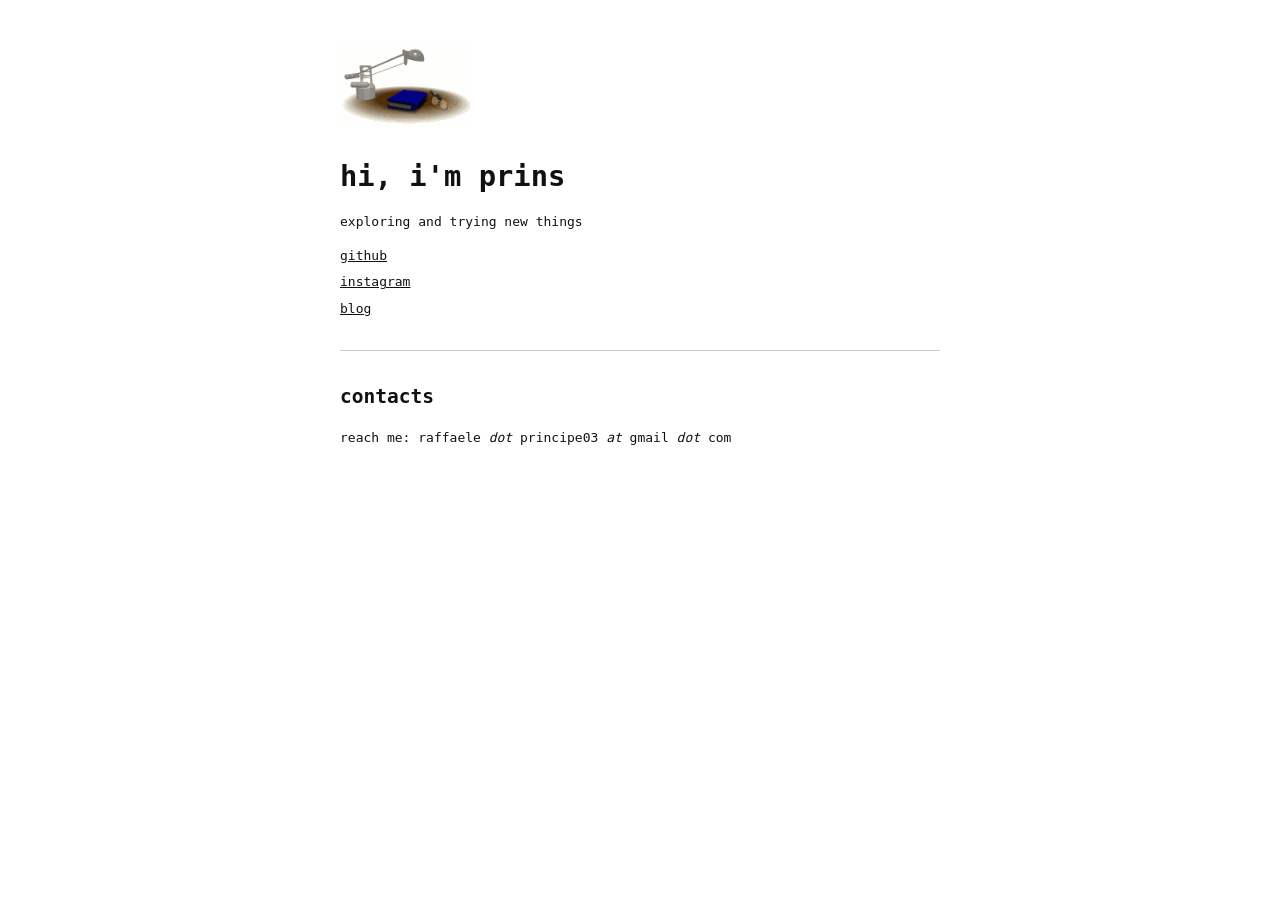
<file: index.html>
<!DOCTYPE html>
<html lang="it">
<head>
  <meta charset="UTF-8">
  <meta name="viewport" content="width=device-width, initial-scale=1.0">
  <title>My site</title>
  <link rel="stylesheet" href="style.css">
</head>
<body class="home">

  <div class="container">

    <img src="img/gif.gif" alt="lamp" width="130">

    <h1>hi, i'm prins</h1>

    <p>exploring and trying new things</p>

    <ul>
      <li><a href="https://github.com/prinsjpg">github</a></li>
      <li><a href="https://instagram.com/whenseasonsend">instagram</a></li>
      <li><a href="blog.html">blog</a></li>
    </ul>

    <hr>

    <h2>contacts</h2>
    <p>reach me: raffaele <em>dot</em> principe03 <em>at</em> gmail <em>dot</em> com</p>

  </div>

</body>
</html>
</file>
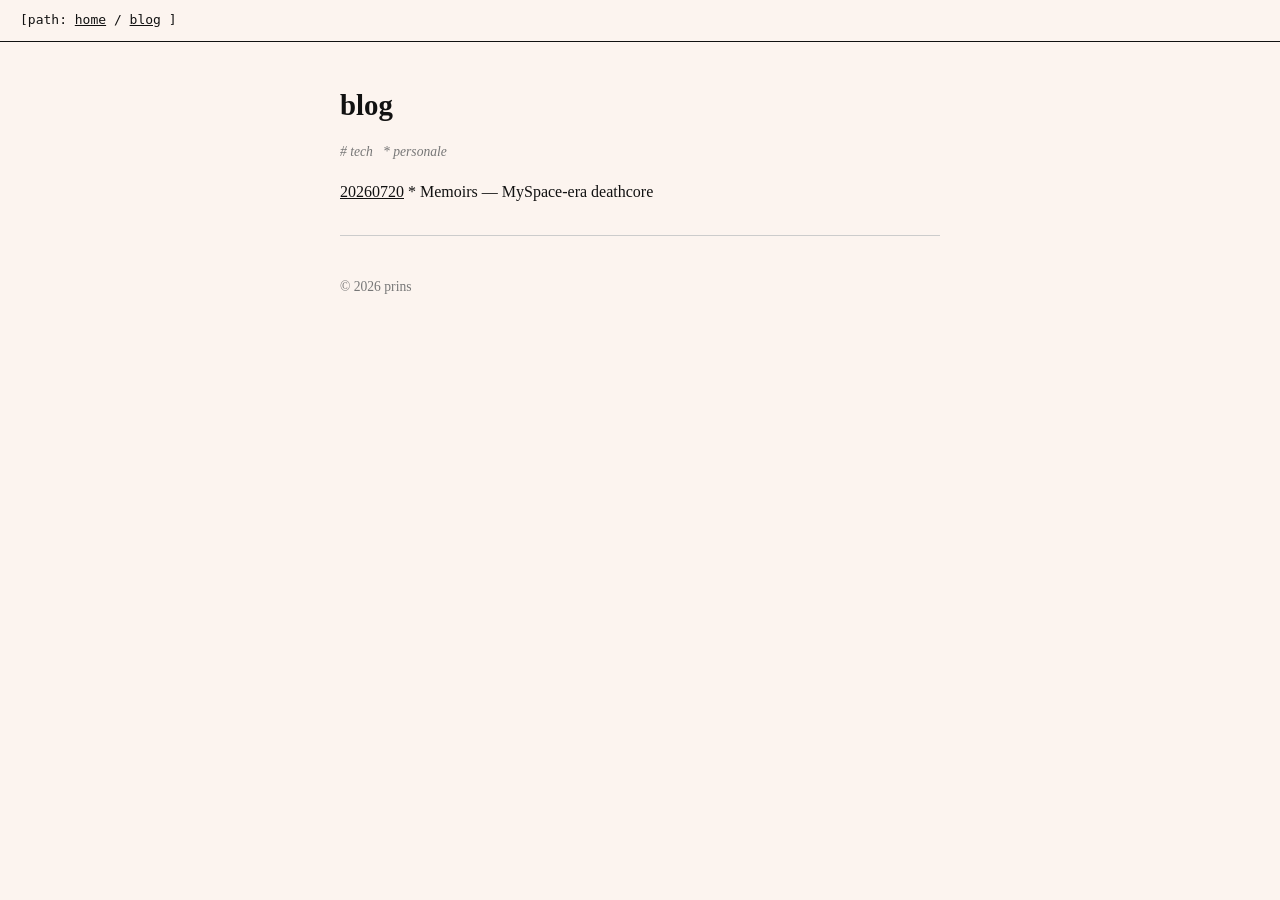
<file: blog.html>
<!DOCTYPE html>
<html lang="it">
<head>
  <meta charset="UTF-8">
  <meta name="viewport" content="width=device-width, initial-scale=1.0">
  <title>blog &mdash; prins</title>
  <link rel="stylesheet" href="style.css">
</head>
<body>

  <p class="pathbar">[path: <a href="index.html">home</a> / <a href="blog.html">blog</a> ]</p>

  <div class="container">

    <h1>blog</h1>

    <p class="legenda"><em># tech &nbsp; * personale</em></p>

    <ul>
      <!-- ogni post: la DATA (AAAAMMGG) fa da link, poi il simbolo, poi il titolo -->
      <!-- temporaneamente nascosto: <li><a href="lte.html">20260728</a> # Smontare LTE su tre PC</li> -->
      <li><a href="memoirs.html">20260720</a> * Memoirs &mdash; MySpace-era deathcore</li>
    </ul>

    <hr>

    <footer>
      <p>&copy; 2026 prins</p>
    </footer>

  </div>

</body>
</html>
</file>
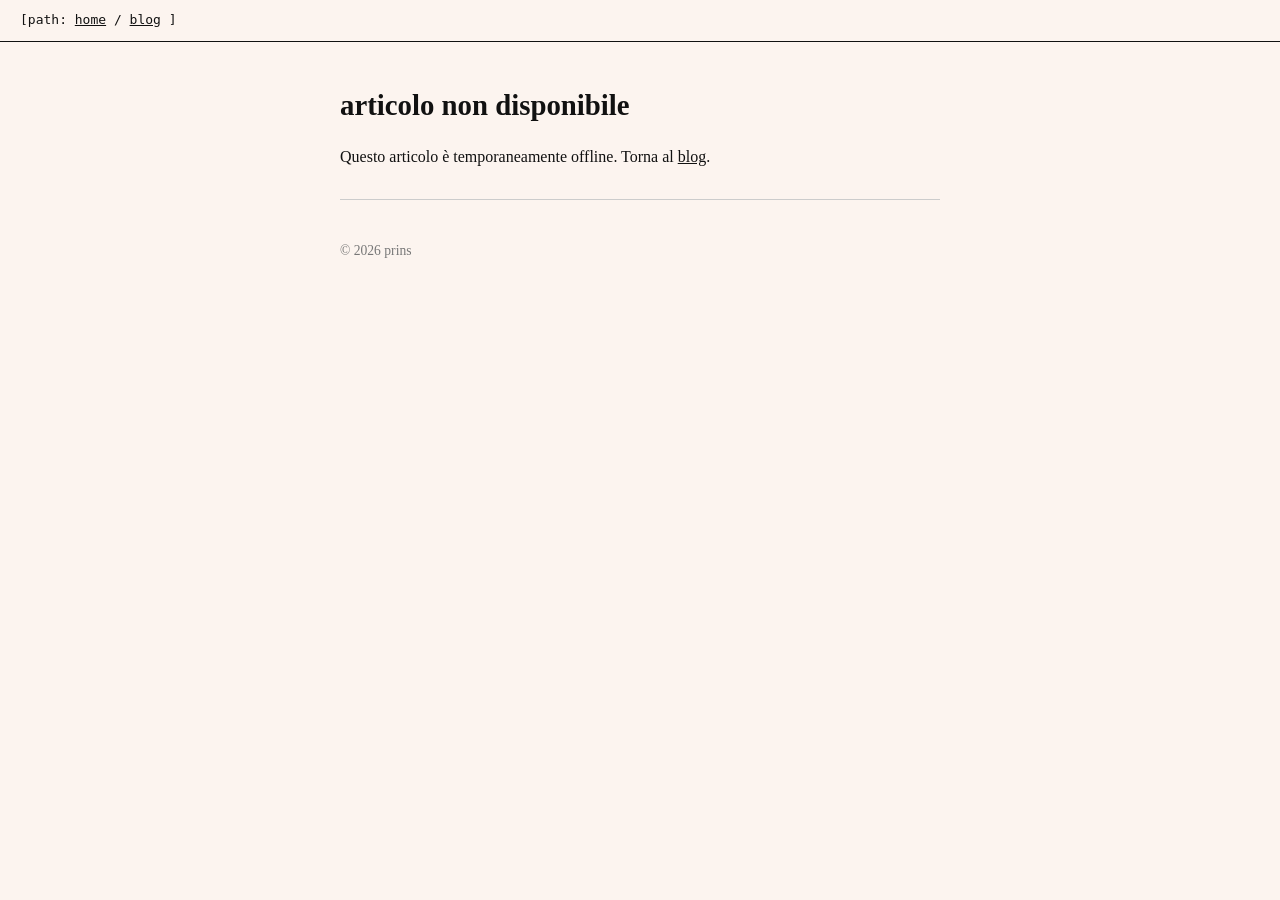
<file: lte.html>
<!DOCTYPE html>
<html lang="it">
<head>
  <meta charset="UTF-8">
  <meta name="viewport" content="width=device-width, initial-scale=1.0">
  <meta name="robots" content="noindex">
  <title>non disponibile &mdash; prins</title>
  <link rel="stylesheet" href="style.css">
</head>
<body>

  <p class="pathbar">[path: <a href="index.html">home</a> / <a href="blog.html">blog</a> ]</p>

  <div class="container">

    <h1>articolo non disponibile</h1>

    <p>Questo articolo è temporaneamente offline. Torna al <a href="blog.html">blog</a>.</p>

    <hr>

    <footer>
      <p>&copy; 2026 prins</p>
    </footer>

  </div>

</body>
</html>
</file>
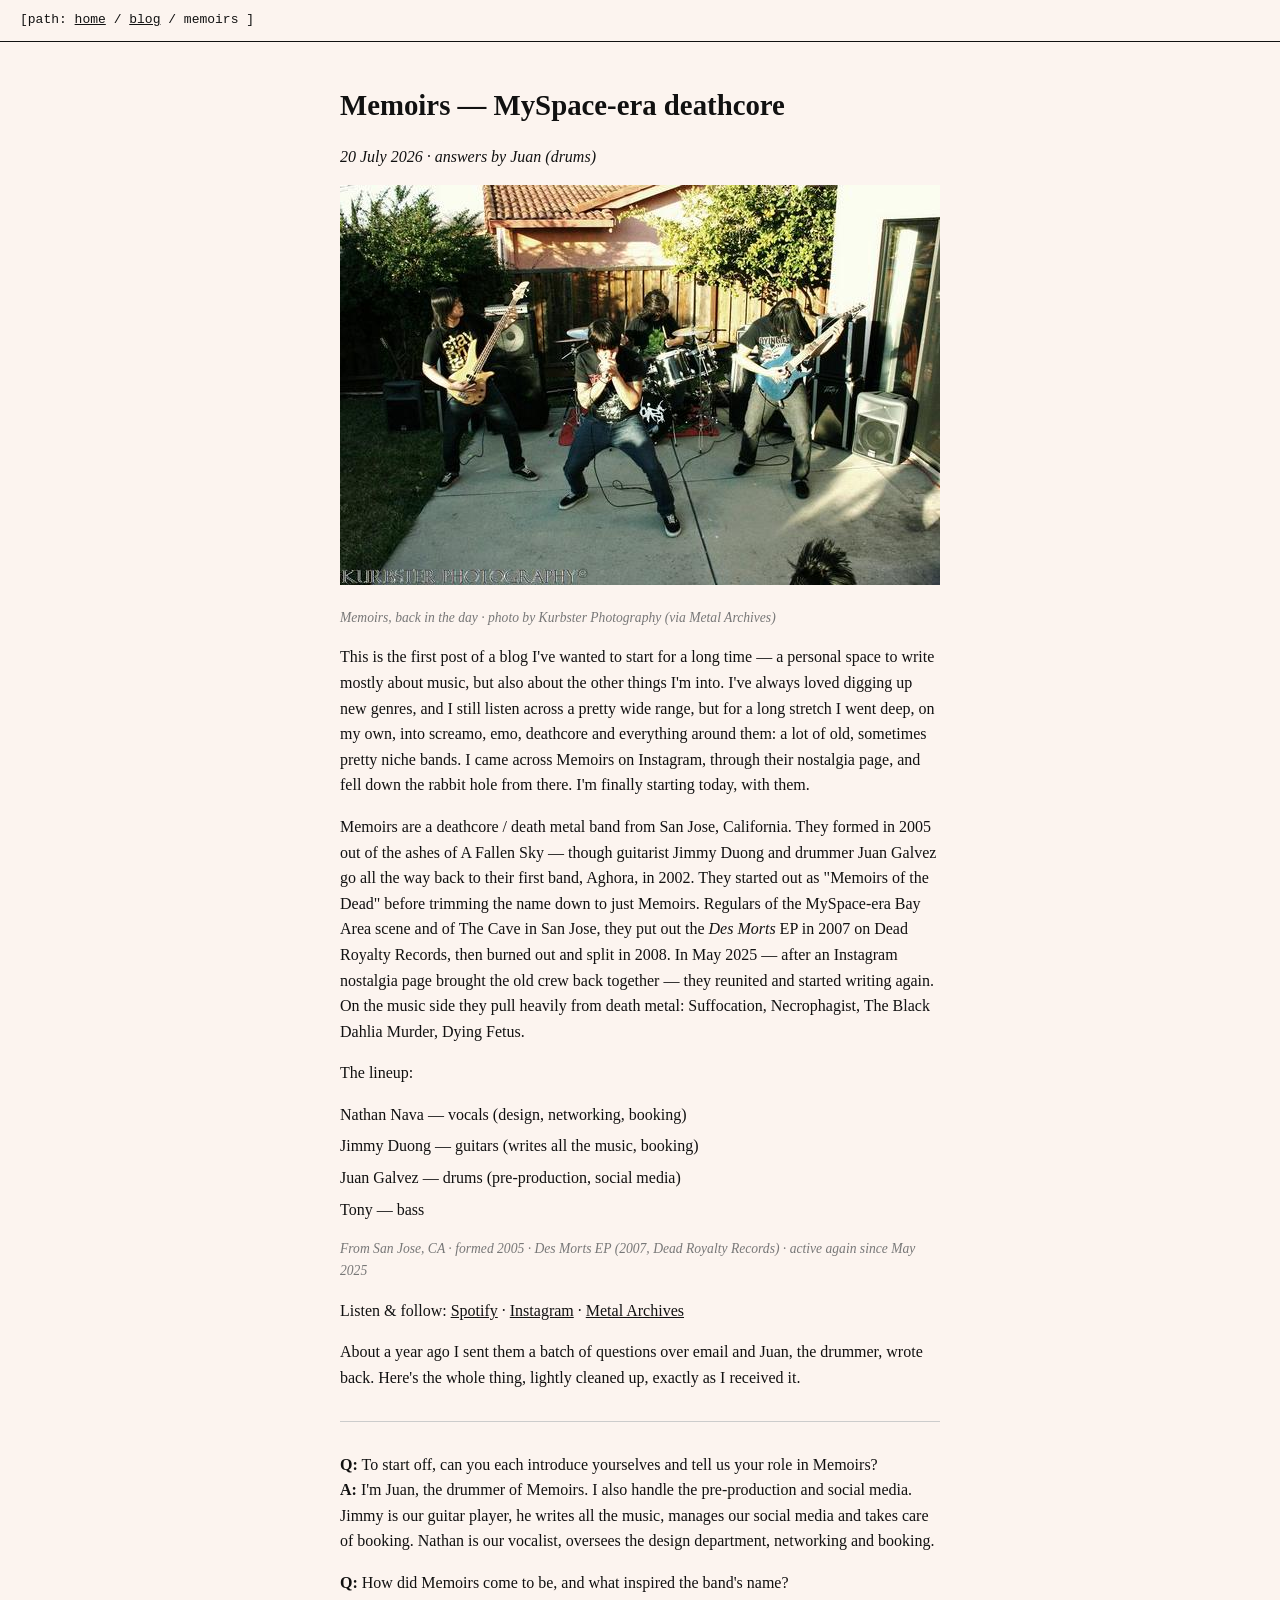
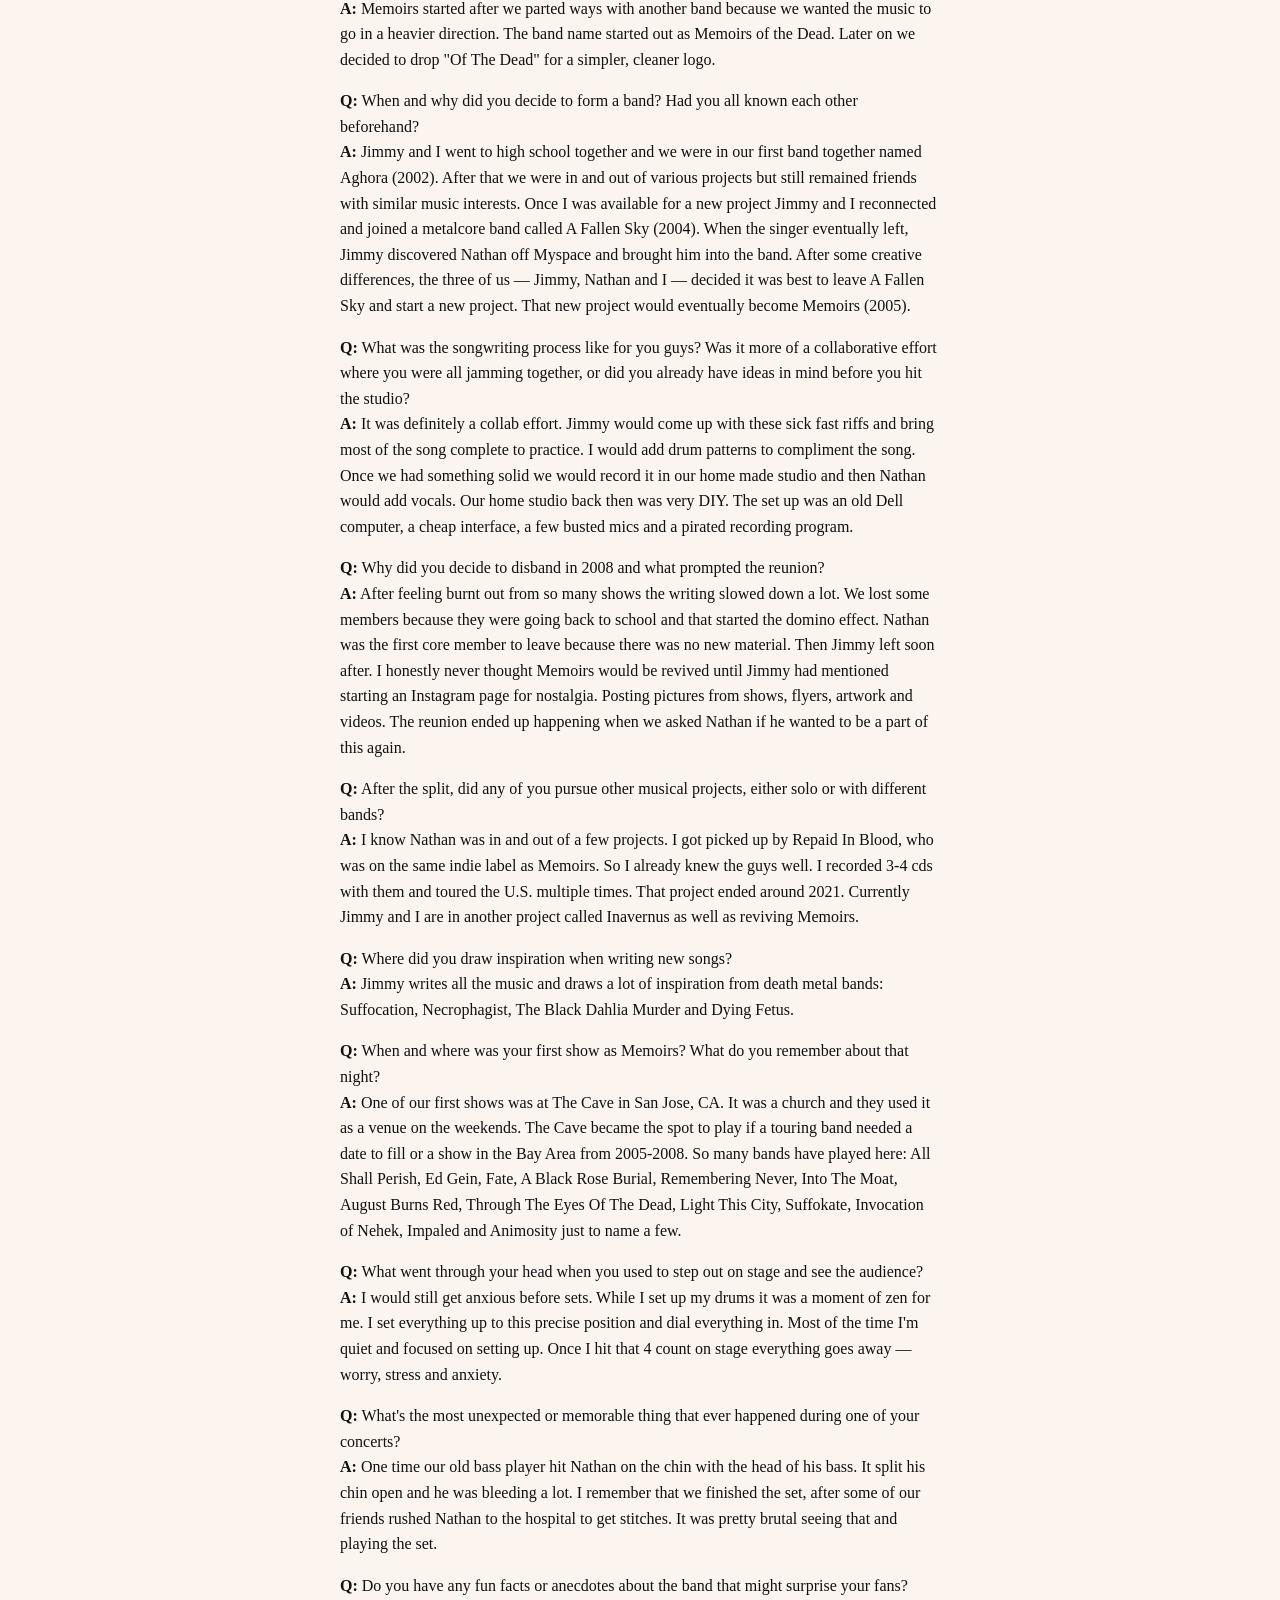
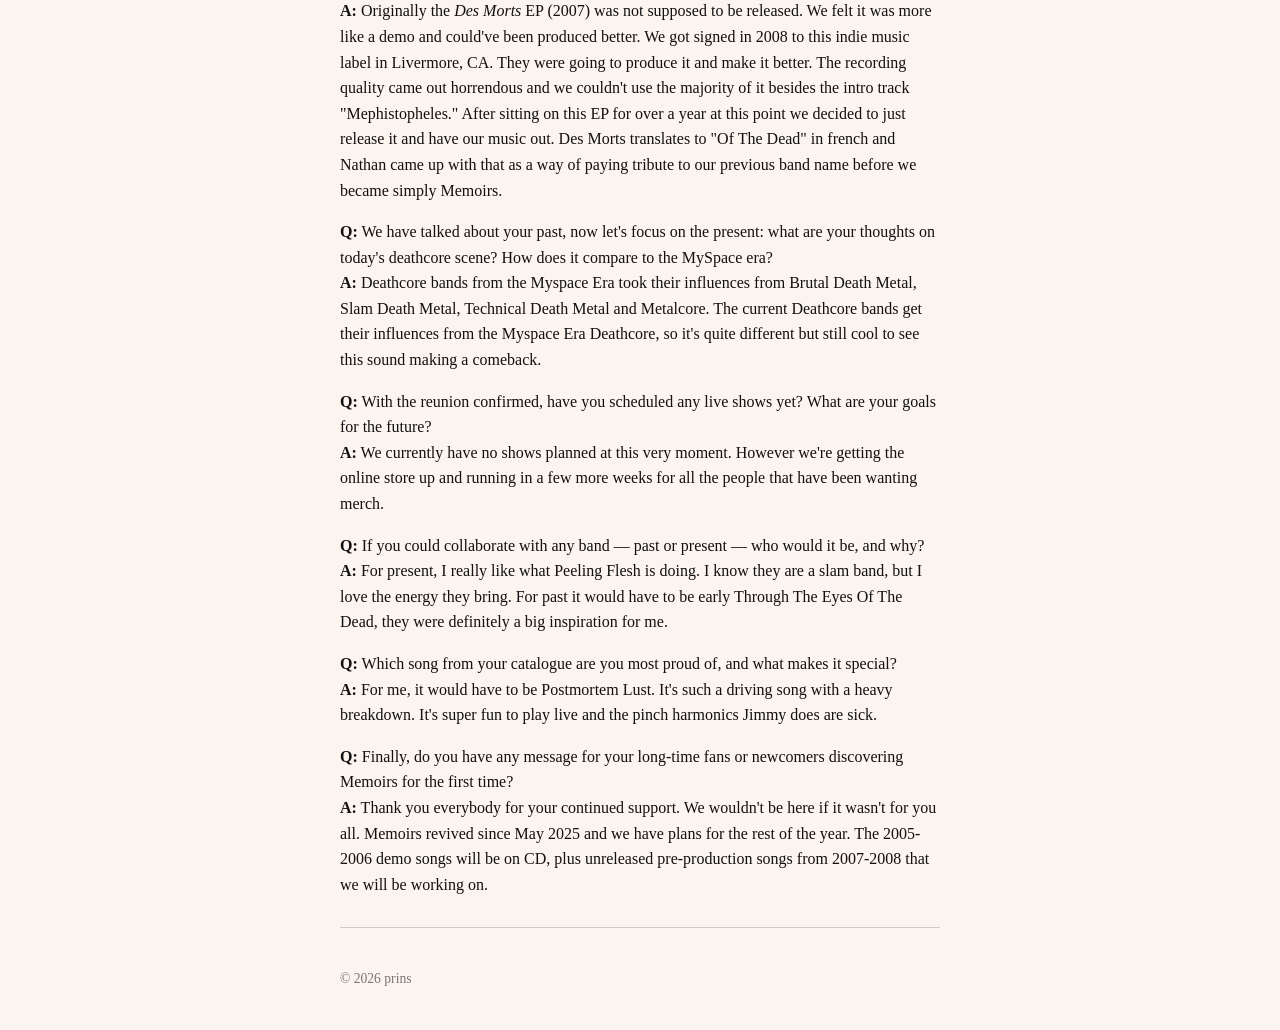
<file: memoirs.html>
<!DOCTYPE html>
<html lang="en">
<head>
  <meta charset="UTF-8">
  <meta name="viewport" content="width=device-width, initial-scale=1.0">
  <title>Memoirs &mdash; prins</title>
  <link rel="stylesheet" href="style.css">
</head>
<body>

  <p class="pathbar">[path: <a href="index.html">home</a> / <a href="blog.html">blog</a> / memoirs ]</p>

  <div class="container">

    <h1>Memoirs &mdash; MySpace-era deathcore</h1>
    <p><em>20 July 2026 &middot; answers by Juan (drums)</em></p>

    <img src="img/memoirs.jpg" alt="Memoirs playing a backyard show: vocalist at the mic, two guitarists and a drummer">
    <p class="legenda"><em>Memoirs, back in the day &middot; photo by Kurbster Photography (via Metal Archives)</em></p>

    <p>
      This is the first post of a blog I've wanted to start for a long time &mdash;
      a personal space to write mostly about music, but also about the other things
      I'm into. I've always loved digging up new genres, and I still listen across a
      pretty wide range, but for a long stretch I went deep, on my own, into
      screamo, emo, deathcore and everything around them: a lot of old, sometimes
      pretty niche bands. I came across Memoirs on Instagram, through their
      nostalgia page, and fell down the rabbit hole from there. I'm finally starting
      today, with them.
    </p>

    <p>
      Memoirs are a deathcore / death metal band from San Jose, California. They
      formed in 2005 out of the ashes of A Fallen Sky &mdash; though guitarist Jimmy
      Duong and drummer Juan Galvez go all the way back to their first band, Aghora,
      in 2002. They started out as "Memoirs of the Dead" before trimming the name
      down to just Memoirs. Regulars of the MySpace-era Bay Area scene and of The
      Cave in San Jose, they put out the <em>Des Morts</em> EP in 2007 on Dead
      Royalty Records, then burned out and split in 2008. In May 2025 &mdash; after
      an Instagram nostalgia page brought the old crew back together &mdash; they
      reunited and started writing again. On the music side they pull heavily from
      death metal: Suffocation, Necrophagist, The Black Dahlia Murder, Dying Fetus.
    </p>

    <p>The lineup:</p>
    <ul>
      <li>Nathan Nava &mdash; vocals (design, networking, booking)</li>
      <li>Jimmy Duong &mdash; guitars (writes all the music, booking)</li>
      <li>Juan Galvez &mdash; drums (pre-production, social media)</li>
      <li>Tony &mdash; bass</li>
    </ul>

    <p class="legenda">
      <em>From San Jose, CA &middot; formed 2005 &middot; Des Morts EP
      (2007, Dead Royalty Records) &middot; active again since May 2025</em>
    </p>

    <p>
      Listen &amp; follow:
      <a href="https://open.spotify.com/artist/7ijbn8TB4Ir2YMnuFNLc1V">Spotify</a> &middot;
      <a href="https://www.instagram.com/memoirsmetal">Instagram</a> &middot;
      <a href="https://www.metal-archives.com/bands/Memoirs/118373">Metal Archives</a>
    </p>

    <p>
      About a year ago I sent them a batch of questions over email and Juan, the
      drummer, wrote back. Here's the whole thing, lightly cleaned up, exactly as
      I received it.
    </p>

    <hr>

    <p>
      <strong>Q:</strong> To start off, can you each introduce yourselves and tell us your role in Memoirs?<br>
      <strong>A:</strong> I'm Juan, the drummer of Memoirs. I also handle the pre-production and social media. Jimmy is our guitar player, he writes all the music, manages our social media and takes care of booking. Nathan is our vocalist, oversees the design department, networking and booking.
    </p>

    <p>
      <strong>Q:</strong> How did Memoirs come to be, and what inspired the band's name?<br>
      <strong>A:</strong> Memoirs started after we parted ways with another band because we wanted the music to go in a heavier direction. The band name started out as Memoirs of the Dead. Later on we decided to drop "Of The Dead" for a simpler, cleaner logo.
    </p>

    <p>
      <strong>Q:</strong> When and why did you decide to form a band? Had you all known each other beforehand?<br>
      <strong>A:</strong> Jimmy and I went to high school together and we were in our first band together named Aghora (2002). After that we were in and out of various projects but still remained friends with similar music interests. Once I was available for a new project Jimmy and I reconnected and joined a metalcore band called A Fallen Sky (2004). When the singer eventually left, Jimmy discovered Nathan off Myspace and brought him into the band. After some creative differences, the three of us &mdash; Jimmy, Nathan and I &mdash; decided it was best to leave A Fallen Sky and start a new project. That new project would eventually become Memoirs (2005).
    </p>

    <p>
      <strong>Q:</strong> What was the songwriting process like for you guys? Was it more of a collaborative effort where you were all jamming together, or did you already have ideas in mind before you hit the studio?<br>
      <strong>A:</strong> It was definitely a collab effort. Jimmy would come up with these sick fast riffs and bring most of the song complete to practice. I would add drum patterns to compliment the song. Once we had something solid we would record it in our home made studio and then Nathan would add vocals. Our home studio back then was very DIY. The set up was an old Dell computer, a cheap interface, a few busted mics and a pirated recording program.
    </p>

    <p>
      <strong>Q:</strong> Why did you decide to disband in 2008 and what prompted the reunion?<br>
      <strong>A:</strong> After feeling burnt out from so many shows the writing slowed down a lot. We lost some members because they were going back to school and that started the domino effect. Nathan was the first core member to leave because there was no new material. Then Jimmy left soon after. I honestly never thought Memoirs would be revived until Jimmy had mentioned starting an Instagram page for nostalgia. Posting pictures from shows, flyers, artwork and videos. The reunion ended up happening when we asked Nathan if he wanted to be a part of this again.
    </p>

    <p>
      <strong>Q:</strong> After the split, did any of you pursue other musical projects, either solo or with different bands?<br>
      <strong>A:</strong> I know Nathan was in and out of a few projects. I got picked up by Repaid In Blood, who was on the same indie label as Memoirs. So I already knew the guys well. I recorded 3-4 cds with them and toured the U.S. multiple times. That project ended around 2021. Currently Jimmy and I are in another project called Inavernus as well as reviving Memoirs.
    </p>

    <p>
      <strong>Q:</strong> Where did you draw inspiration when writing new songs?<br>
      <strong>A:</strong> Jimmy writes all the music and draws a lot of inspiration from death metal bands: Suffocation, Necrophagist, The Black Dahlia Murder and Dying Fetus.
    </p>

    <p>
      <strong>Q:</strong> When and where was your first show as Memoirs? What do you remember about that night?<br>
      <strong>A:</strong> One of our first shows was at The Cave in San Jose, CA. It was a church and they used it as a venue on the weekends. The Cave became the spot to play if a touring band needed a date to fill or a show in the Bay Area from 2005-2008. So many bands have played here: All Shall Perish, Ed Gein, Fate, A Black Rose Burial, Remembering Never, Into The Moat, August Burns Red, Through The Eyes Of The Dead, Light This City, Suffokate, Invocation of Nehek, Impaled and Animosity just to name a few.
    </p>

    <p>
      <strong>Q:</strong> What went through your head when you used to step out on stage and see the audience?<br>
      <strong>A:</strong> I would still get anxious before sets. While I set up my drums it was a moment of zen for me. I set everything up to this precise position and dial everything in. Most of the time I'm quiet and focused on setting up. Once I hit that 4 count on stage everything goes away &mdash; worry, stress and anxiety.
    </p>

    <p>
      <strong>Q:</strong> What's the most unexpected or memorable thing that ever happened during one of your concerts?<br>
      <strong>A:</strong> One time our old bass player hit Nathan on the chin with the head of his bass. It split his chin open and he was bleeding a lot. I remember that we finished the set, after some of our friends rushed Nathan to the hospital to get stitches. It was pretty brutal seeing that and playing the set.
    </p>

    <p>
      <strong>Q:</strong> Do you have any fun facts or anecdotes about the band that might surprise your fans?<br>
      <strong>A:</strong> Originally the <em>Des Morts</em> EP (2007) was not supposed to be released. We felt it was more like a demo and could've been produced better. We got signed in 2008 to this indie music label in Livermore, CA. They were going to produce it and make it better. The recording quality came out horrendous and we couldn't use the majority of it besides the intro track "Mephistopheles." After sitting on this EP for over a year at this point we decided to just release it and have our music out. Des Morts translates to "Of The Dead" in french and Nathan came up with that as a way of paying tribute to our previous band name before we became simply Memoirs.
    </p>

    <p>
      <strong>Q:</strong> We have talked about your past, now let's focus on the present: what are your thoughts on today's deathcore scene? How does it compare to the MySpace era?<br>
      <strong>A:</strong> Deathcore bands from the Myspace Era took their influences from Brutal Death Metal, Slam Death Metal, Technical Death Metal and Metalcore. The current Deathcore bands get their influences from the Myspace Era Deathcore, so it's quite different but still cool to see this sound making a comeback.
    </p>

    <p>
      <strong>Q:</strong> With the reunion confirmed, have you scheduled any live shows yet? What are your goals for the future?<br>
      <strong>A:</strong> We currently have no shows planned at this very moment. However we're getting the online store up and running in a few more weeks for all the people that have been wanting merch.
    </p>

    <p>
      <strong>Q:</strong> If you could collaborate with any band &mdash; past or present &mdash; who would it be, and why?<br>
      <strong>A:</strong> For present, I really like what Peeling Flesh is doing. I know they are a slam band, but I love the energy they bring. For past it would have to be early Through The Eyes Of The Dead, they were definitely a big inspiration for me.
    </p>

    <p>
      <strong>Q:</strong> Which song from your catalogue are you most proud of, and what makes it special?<br>
      <strong>A:</strong> For me, it would have to be Postmortem Lust. It's such a driving song with a heavy breakdown. It's super fun to play live and the pinch harmonics Jimmy does are sick.
    </p>

    <p>
      <strong>Q:</strong> Finally, do you have any message for your long-time fans or newcomers discovering Memoirs for the first time?<br>
      <strong>A:</strong> Thank you everybody for your continued support. We wouldn't be here if it wasn't for you all. Memoirs revived since May 2025 and we have plans for the rest of the year. The 2005-2006 demo songs will be on CD, plus unreleased pre-production songs from 2007-2008 that we will be working on.
    </p>

    <hr>

    <footer>
      <p>&copy; 2026 prins</p>
    </footer>

  </div>

</body>
</html>
</file>
<file: style.css>
/* ===== Impostazioni generali della pagina ===== */
body {
  font-family: Georgia, serif; /* font con le grazie, "da lettura" */
  margin: 0;                   /* il body occupa tutta la larghezza */
  line-height: 1.6;            /* spazio tra le righe, si legge meglio */
  color: #111;                 /* testo quasi-nero, non nero puro */
  background: #fcf4ef;         /* crema caldo, per le pagine di testo */
}

/* La sola home ha il look "da terminale": monospace su bianco */
body.home {
  font-family: monospace;
  background: #fff;
}

/* Il contenuto vero e proprio: colonna centrata di 600px */
.container {
  max-width: 600px;
  margin: 40px auto;           /* 40px sopra/sotto, "auto" ai lati = centrata */
  padding: 0 20px;             /* un po' di respiro ai bordi sul telefono */
}

/* Le immagini nel contenuto non sforano mai la colonna */
.container img {
  max-width: 100%;             /* al massimo larghe quanto la colonna */
  height: auto;                /* l'altezza segue, niente deformazioni */
}

/* La barra del path: a tutta larghezza, look da terminale */
.pathbar {
  font-family: monospace;
  margin: 0;
  padding: 10px 20px;
  border-bottom: 1px solid #111;  /* la linea sotto la barra */
}

/* ===== Titolo principale ===== */
h1 {
  font-size: 1.8rem;
  margin-bottom: 0;
}

/* ===== Link ===== */
a {
  color: #111;                 /* niente blu: link neri come il testo */
}

a:hover {
  background: #111;            /* al passaggio del mouse... */
  color: #fff;                 /* ...si invertono i colori */
}

/* ===== La lista dei link ===== */
ul {
  list-style: none;            /* toglie i pallini */
  padding: 0;                  /* toglie il rientro di default */
}

li {
  margin: 6px 0;               /* un po' di spazio tra una voce e l'altra */
}

/* ===== Linea e footer ===== */
hr {
  border: none;
  border-top: 1px solid #ccc;  /* una linea grigia sottile */
  margin: 30px 0;
}

/* footer e legenda condividono lo stesso stile "in sordina" (grigio piccolo) */
footer, .legenda {
  font-size: 0.85rem;
  color: #777;                 /* grigio: meno importante del resto */
}

footer {
  margin-top: 40px;            /* solo il footer stacca dall'alto */
}

/* ===== Articoli tecnici: codice, tabelle, citazioni, figure ===== */
/* Blocchi di codice: monospace su sfondo, con scroll se le righe sono lunghe */
pre {
  background: #f0e9e2;         /* crema più scuro, fa risaltare il codice */
  padding: 12px 15px;
  overflow-x: auto;            /* righe lunghe scrollano dentro il riquadro */
  font-size: 0.85rem;
  line-height: 1.4;
}
code { font-family: monospace; } /* anche il codice "inline" nel testo */

/* Citazioni: una barra grigia a sinistra */
blockquote {
  border-left: 3px solid #ccc;
  margin: 20px 0;
  padding: 5px 20px;
  color: #333;
}

/* Tabella: il wrapper .scroll le permette di scorrere su schermi stretti */
.scroll { overflow-x: auto; }
table { border-collapse: collapse; width: 100%; font-size: 0.9rem; }
th, td {
  border: 1px solid #ccc;
  padding: 6px 10px;
  text-align: left;
  vertical-align: top;
}

/* Figure: immagine + didascalia grigia sotto */
figure { margin: 20px 0; }
figcaption { font-size: 0.85rem; color: #777; margin-top: 6px; }
</file>
